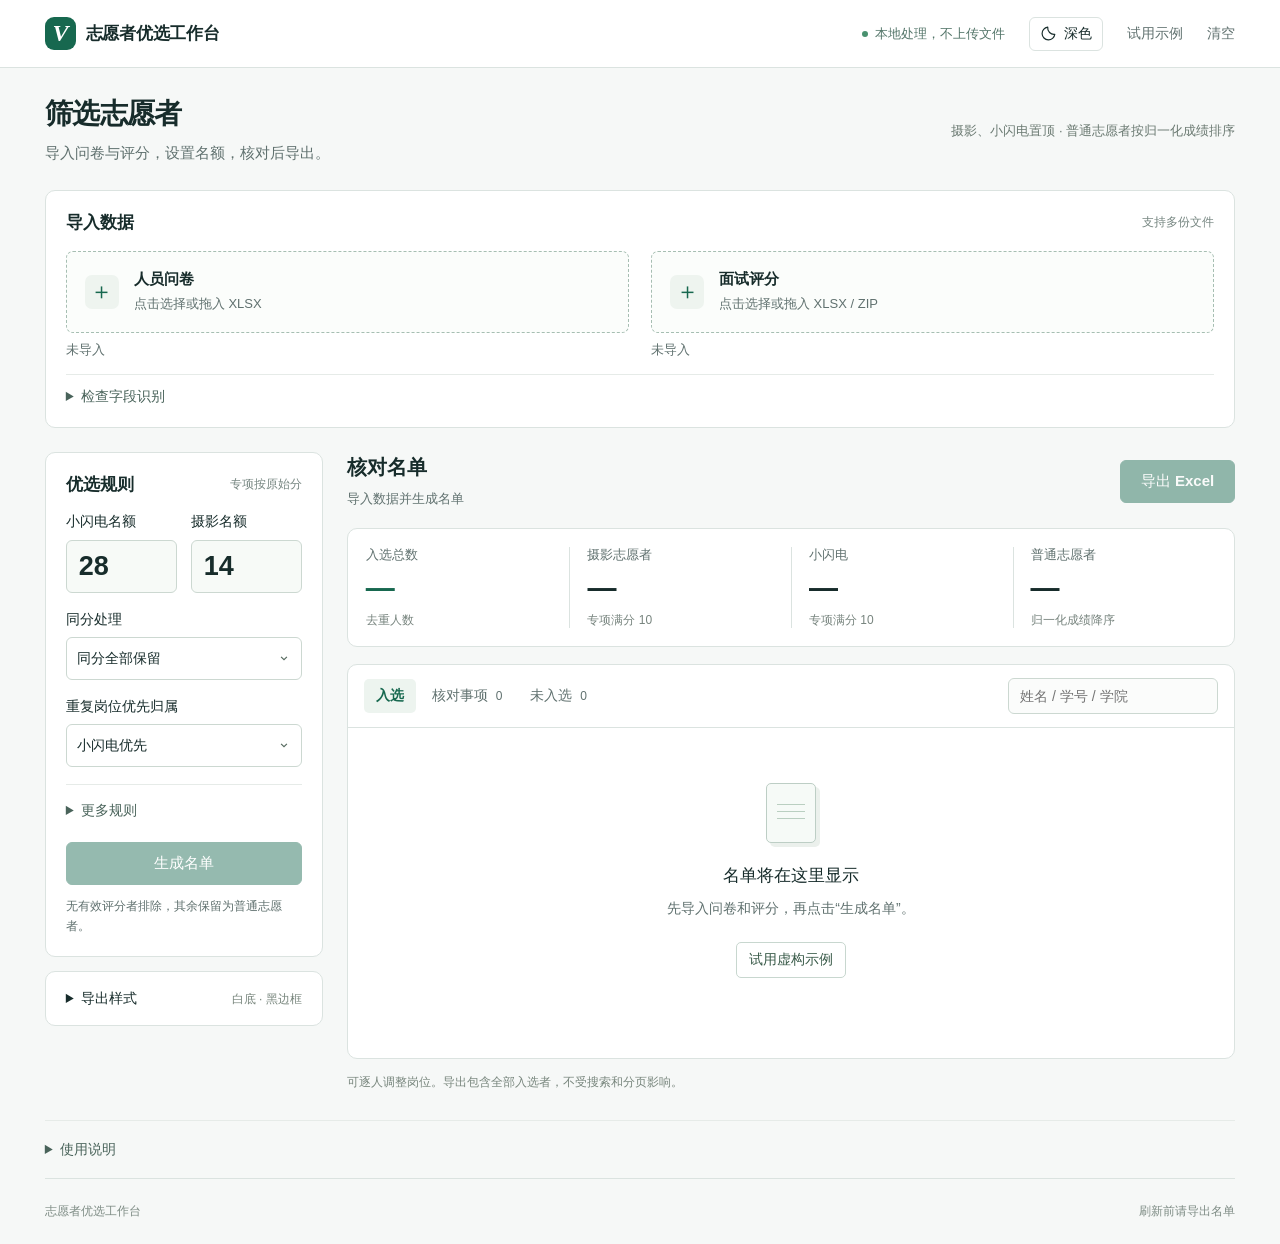
<file: index.html>
<!doctype html>
<html lang="zh-CN">
<head><meta charset="UTF-8"><meta name="viewport" content="width=device-width,initial-scale=1"><title>志愿者优选工作台</title><meta name="description" content="导入问卷和评分，设置名额，核对并导出志愿者名单。"><script src="theme.js"></script><link rel="stylesheet" href="style.css"></head>
<body>
<header class="topbar"><a href="#" class="brand"><span class="brand-icon">V</span>志愿者优选工作台</a><div class="top-actions"><span class="local-badge"><span></span>本地处理，不上传文件</span><button id="theme-toggle" class="theme-toggle" type="button" aria-label="切换为深色模式" aria-pressed="false"><svg class="theme-moon" viewBox="0 0 24 24" aria-hidden="true"><path d="M20.9 13.1A9 9 0 0 1 10.9 3.1 9 9 0 1 0 20.9 13.1Z"/></svg><svg class="theme-sun" viewBox="0 0 24 24" aria-hidden="true"><circle cx="12" cy="12" r="4"/><path d="M12 2v2m0 16v2M2 12h2m16 0h2M4.9 4.9l1.4 1.4m11.4 11.4 1.4 1.4M4.9 19.1l1.4-1.4M17.7 6.3l1.4-1.4"/></svg><span>深色</span></button><button id="demo" class="text-button">试用示例</button><button id="reset" class="text-button">清空</button></div></header>
<main>
<section class="intro"><div><h1>筛选志愿者</h1><p>导入问卷与评分，设置名额，核对后导出。</p></div><span class="intro-label">摄影、小闪电置顶 · 普通志愿者按归一化成绩排序</span></section>
<section class="card intake" aria-labelledby="import-title">
  <div class="section-title"><h2 id="import-title">导入数据</h2><span class="mini-label">支持多份文件</span></div>
  <div class="import-grid">
    <div><label class="dropzone" id="info-drop" for="info-files"><span class="upload-icon" aria-hidden="true">＋</span><span class="upload-copy"><strong>人员问卷</strong><span>点击选择或拖入 XLSX</span></span><input id="info-files" type="file" accept=".xlsx" multiple></label><div id="info-status" class="file-status">未导入</div></div>
    <div><label class="dropzone" id="score-drop" for="score-files"><span class="upload-icon" aria-hidden="true">＋</span><span class="upload-copy"><strong>面试评分</strong><span>点击选择或拖入 XLSX / ZIP</span></span><input id="score-files" type="file" accept=".xlsx,.zip" multiple></label><div id="score-status" class="file-status">未导入</div></div>
  </div>
  <details id="mapping-details"><summary>检查字段识别</summary><p class="small muted">自动识别姓名、学号和得分；列名不同可手动选择。</p><div id="mapping-panel"></div></details>
</section>
<div class="workspace">
<aside class="setup">
  <section class="card rules" aria-labelledby="rules-title">
    <div class="section-title"><h2 id="rules-title">优选规则</h2><span class="mini-label">专项按原始分</span></div>
    <div class="quota-grid"><label>小闪电名额<input id="lightning-quota" type="number" min="0" max="10000" step="1" value="28"></label><label>摄影名额<input id="photo-quota" type="number" min="0" max="10000" step="1" value="14"></label></div>
    <label class="control-label" for="ties">同分处理</label><select id="ties"><option value="all">同分全部保留</option><option value="strict">严格按名额选取</option></select>
    <label class="control-label" for="priority">重复岗位优先归属</label><select id="priority"><option value="lightning">小闪电优先</option><option value="photo">摄影优先</option></select>
    <details class="advanced"><summary>更多规则</summary>
      <label class="control-label" for="scope">专项候选范围</label><select id="scope"><option value="all">所有有专项评分的人</option><option value="registered">仅问卷勾选该专项的人</option></select>
      <label class="control-label" for="duplicate">多条评分取值</label><select id="duplicate"><option value="average">平均分</option><option value="highest">各项最高分</option><option value="last">各项最后导入的有效分数</option></select>
      <label class="checkbox-row"><input id="include-missing" type="checkbox">纳入有评分、无问卷的人</label>
      <p class="small muted">严格名额：同分时先看普通面试归一化成绩，再看原名单顺序。优先岗位选完后，再分配另一岗位。</p>
    </details>
    <button id="generate" class="primary wide" disabled>生成名单</button><p class="small muted bottom-note">无有效评分者排除，其余保留为普通志愿者。</p>
  </section>
  <details class="card export-settings" id="export-details"><summary>导出样式<span>白底 · 黑边框</span></summary>
    <label class="control-label" for="export-fields">信息范围</label><select id="export-fields"><option value="full">完整问卷、分数与岗位</option><option value="simple">联系信息、分数与岗位</option></select>
    <div class="two-fields"><label>字号（pt）<input id="font-size" type="number" value="11" min="9" max="16"></label><label>最小行高（pt）<input id="row-height" type="number" value="28" min="20" max="60"></label></div>
    <label class="control-label" for="max-width">最大列宽（字符）</label><input id="max-width" type="number" min="24" max="70" value="44"><p class="small muted">自动换行、调整行高，冻结表头与前两列。</p>
  </details>
</aside>
<section class="results" aria-labelledby="results-title">
  <div id="notice" class="notice" role="status" aria-live="polite" hidden></div>
  <div class="result-heading"><div><h2 id="results-title">核对名单</h2><p id="result-caption">导入数据并生成名单</p></div><button id="export" class="primary" disabled>导出 Excel</button></div>
  <div class="stats"><div><span>入选总数</span><strong id="count-total">—</strong><small>去重人数</small></div><div><span>摄影志愿者</span><strong id="count-photo">—</strong><small id="cut-photo">专项满分 10</small></div><div><span>小闪电</span><strong id="count-lightning">—</strong><small id="cut-lightning">专项满分 10</small></div><div><span>普通志愿者</span><strong id="count-ordinary">—</strong><small>归一化成绩降序</small></div></div>
  <div id="selection-notes" class="selection-notes" hidden></div>
  <div class="preview card">
    <div class="preview-toolbar"><div class="tabs" role="group" aria-label="名单筛选"><button data-tab="selected" class="active">入选</button><button data-tab="review">核对事项 <span id="review-count">0</span></button><button data-tab="excluded">未入选 <span id="excluded-count">0</span></button></div><input type="search" id="search" placeholder="姓名 / 学号 / 学院" aria-label="搜索名单"></div>
    <div id="empty" class="empty"><div class="empty-sheet" aria-hidden="true"><i></i><i></i><i></i></div><h3>名单将在这里显示</h3><p>先导入问卷和评分，再点击“生成名单”。</p><button id="empty-demo" class="secondary">试用虚构示例</button></div>
    <div id="table-wrap" class="table-wrap" hidden><table id="roster"><thead><tr><th>姓名 / 学号</th><th>学院 / 单位</th><th>普通面试<small>归一化成绩</small></th><th>闪电<small>10分</small></th><th>摄影<small>10分</small></th><th>岗位</th><th>核对与调整</th></tr></thead><tbody id="roster-body"></tbody></table></div>
    <div id="pagination" class="pagination" hidden><span id="page-info"></span><div><button id="prev-page" class="secondary">上一页</button><button id="next-page" class="secondary">下一页</button></div></div>
  </div>
  <p class="preview-note">可逐人调整岗位。导出包含全部入选者，不受搜索和分页影响。</p>
</section>
</div>
<details class="help"><summary>使用说明</summary><div class="help-grid"><div><h3>文件格式</h3><p>支持 XLSX 和包含 XLSX 的 ZIP。旧版 XLS、加密文件请先另存为未加密 XLSX。普通面试使用归一化成绩，专项使用10分原始得分。</p></div><div><h3>评分核对</h3><p>姓名相同、学号不同需手动确认。完整分项与总分冲突时采用分项之和，并显示提示。归一化成绩直接读取评分表，不重新计算；缺失时标注并排后。未缓存的公式不直接执行。</p></div><div><h3>本地处理</h3><p>文件不上传、不保存到云端。刷新或关闭页面会清空数据和调整，请及时导出；离线版无需联网。</p></div></div></details>
<footer>志愿者优选工作台<span>刷新前请导出名单</span></footer>
</main>
<div id="busy" class="busy" hidden><div class="busy-card"><div class="spinner"></div><strong id="busy-text">正在读取文件</strong><span>文件仅在本机处理</span></div></div>
<script src="jszip.min.js"></script><script src="core.js"></script><script src="excel.js"></script><script src="app.js"></script>
</body></html>
</file>
<file: style.css>
:root{--ink:#172c2b;--muted:#60716f;--line:#dbe3e0;--green:#17684f;--green-dark:#0d4e3a;--wash:#f3f7f5;--white:#fff;--amber:#8c5519;--shadow:0 3px 18px #18362c05;font-family:Inter,-apple-system,BlinkMacSystemFont,"PingFang SC","Microsoft YaHei",sans-serif;font-size:16px;color:var(--ink);background:#f6f8f7}*{box-sizing:border-box}body{margin:0}button,input,select{font:inherit}button,a,input,select,summary{-webkit-tap-highlight-color:transparent}button{cursor:pointer}button:disabled{cursor:not-allowed;opacity:.45}button:focus-visible,input:focus-visible,select:focus-visible,summary:focus-visible,a:focus-visible{outline:3px solid #88b8a6;outline-offset:3px}a{color:inherit;text-decoration:none}.topbar{height:80px;background:#fff;border-bottom:1px solid var(--line);display:flex;align-items:center;justify-content:space-between;padding:0 4vw}.brand{display:flex;align-items:center;gap:12px;font-weight:700;font-size:18px;letter-spacing:-.3px}.brand-icon{display:grid;place-items:center;width:34px;height:36px;background:var(--green);color:white;border-radius:9px;font-family:Georgia,serif;font-size:25px;font-style:italic}.top-actions{display:flex;align-items:center;gap:22px}.local-badge{display:flex;align-items:center;gap:7px;color:#54766a;font-size:14px}.local-badge span{height:6px;width:6px;border-radius:50%;background:#49916f}.text-button{border:0;background:transparent;color:var(--muted);padding:8px 0;font-size:14px}.text-button:hover{color:var(--green)}main{max-width:1660px;margin:auto;padding:40px 4vw 0}.intro{display:flex;justify-content:space-between;gap:24px;align-items:center;padding-bottom:36px}.eyebrow{color:var(--green);font-size:14px;font-weight:650;letter-spacing:2px;margin-bottom:14px}h1{font-size:clamp(27px,3vw,39px);font-weight:650;letter-spacing:-1.3px;line-height:1.3;margin:0 0 15px}p{line-height:1.7;margin:0}.intro p{color:var(--muted);font-size:16px}.intro-note{display:flex;gap:15px;align-items:center;background:#edf3ef;border:1px solid #dce8e0;padding:21px 23px;border-radius:12px;white-space:nowrap}.intro-note strong{display:block;font-size:15px;margin-bottom:7px}.intro-note span:not(.line-icon){color:var(--muted);font-size:13px}.line-icon{font-size:39px;color:var(--green);line-height:1}.workspace{display:grid;grid-template-columns:320px minmax(0,1fr);gap:28px;align-items:start}.setup{display:grid;gap:18px}.card{background:#fff;border:1px solid var(--line);border-radius:12px;box-shadow:var(--shadow);padding:22px}.section-title{display:flex;justify-content:space-between;align-items:center;gap:10px;margin-bottom:20px}h2{font-size:18px;font-weight:650;margin:0}.mini-label{font-size:12px;color:#768681}.dropzone{display:flex;align-items:center;justify-content:center;flex-direction:column;gap:9px;border:1px dashed #a6beb2;border-radius:8px;padding:21px 8px;background:#fbfdfb;cursor:pointer;transition:.15s}.dropzone:hover,.dropzone.dragover{border-color:var(--green);background:#edf6f0}.dropzone strong{font-size:15px}.dropzone>span:not(.upload-icon){font-size:12px;color:var(--muted);text-align:center}.upload-icon{color:var(--green);font-size:23px;line-height:25px}.dropzone input{position:absolute;width:1px;height:1px;overflow:hidden;opacity:0}.dropzone:focus-within{outline:3px solid #88b8a6;outline-offset:2px}.file-status{color:var(--muted);font-size:13px;line-height:1.6;margin:10px 0 18px;overflow-wrap:anywhere}.file-status.loaded{color:var(--green)}details{border-top:1px solid #e6ebe8;padding-top:15px;margin-top:17px}summary{font-size:14px;cursor:pointer;color:#49635a;line-height:1.5}details p{margin:12px 0}.quota-grid{display:grid;grid-template-columns:1fr 1fr;gap:15px}.quota-grid label{font-size:14px;font-weight:600}.quota-grid input{font-size:30px;font-weight:600;height:60px;padding:8px 13px;margin-top:10px;background:var(--wash)}.quota-grid label span{display:block;font-size:12px;color:var(--muted);font-weight:400;margin-top:7px}input,select{border:1px solid #ccd8d1;border-radius:6px;color:var(--ink);background:white;min-width:0}input[type=number]{width:100%;padding:10px}select{width:100%;padding:11px 30px 11px 10px;font-size:14px;line-height:1.5;appearance:none;background-image:url("data:image/svg+xml,%3Csvg xmlns='http://www.w3.org/2000/svg' width='14' height='14' viewBox='0 0 24 24' fill='none' stroke='%23576b60' stroke-width='2'%3E%3Cpath d='m7 10 5 5 5-5'/%3E%3C/svg%3E");background-repeat:no-repeat;background-position:right 10px center}.control-label{display:block;font-size:14px;margin:19px 0 8px}.checkbox-row{display:flex;align-items:flex-start;gap:8px;font-size:14px;line-height:1.6;margin-top:17px}.checkbox-row input{margin-top:4px;accent-color:var(--green);width:16px;height:16px;flex-shrink:0}.primary{display:inline-flex;align-items:center;justify-content:center;border:1px solid var(--green);background:var(--green);color:#fff;border-radius:7px;padding:12px 22px;font-size:15px;font-weight:600;white-space:nowrap;transition:background .15s}.primary:hover:not(:disabled){background:var(--green-dark)}.wide{width:100%;margin-top:24px}.small{font-size:13px}.muted{color:var(--muted)}.bottom-note{margin-top:10px;text-align:center;font-size:12px}.two-fields{display:grid;grid-template-columns:1fr 1fr;gap:14px;margin-top:17px}.two-fields label{font-size:13px}.two-fields input{margin-top:8px}.export-settings .small{margin-top:16px}.results{min-width:0}.result-heading{display:flex;align-items:center;justify-content:space-between;gap:20px;padding:4px 0 23px}.result-heading h2{font-size:22px;margin-bottom:9px}.result-heading p{color:var(--muted);font-size:14px}.stats{display:grid;grid-template-columns:repeat(4,1fr);border:1px solid var(--line);border-radius:12px;background:#fff;box-shadow:var(--shadow);margin-bottom:22px;overflow:hidden}.stats>div{padding:22px 20px;position:relative}.stats>div+div:before{content:"";position:absolute;left:0;top:24px;bottom:24px;border-left:1px solid var(--line)}.stats span{display:block;color:var(--muted);font-size:14px;white-space:nowrap}.stats strong{display:block;font-size:36px;font-weight:600;letter-spacing:-1px;margin:15px 0 10px;font-variant-numeric:tabular-nums}.stats>div:first-child strong{color:var(--green)}.stats small{font-size:12px;color:#77847e}.preview{padding:0;overflow:hidden}.preview-toolbar{display:flex;justify-content:space-between;align-items:center;gap:12px;padding:18px 20px;border-bottom:1px solid var(--line);flex-wrap:wrap}.tabs{display:flex;gap:3px}.tabs button{background:transparent;border:0;padding:9px 12px;font-size:14px;color:var(--muted);border-radius:6px;white-space:nowrap}.tabs button.active{background:#edf4ef;color:var(--green);font-weight:600}.tabs span{font-size:12px;margin-left:4px}.preview-toolbar input{font-size:14px;width:235px;padding:10px 12px;background:#fbfcfb}.empty{text-align:center;padding:92px 20px 105px;min-height:440px}.empty h3{font-size:20px;font-weight:600;margin:22px 0 12px}.empty p{color:var(--muted);font-size:14px;line-height:1.9}.empty-sheet{width:68px;height:80px;border:1px solid #bdcec5;border-radius:6px;margin:auto;padding:18px 13px;transform:rotate(-5deg);background:#f6faf7;box-shadow:5px 6px 0 #eaf0eb}.empty-sheet i{height:1px;display:block;background:#bacfc1;margin:7px 0}.secondary{background:white;border:1px solid #c8d7cf;border-radius:6px;padding:9px 13px;color:#385a48;font-size:14px}.secondary:hover:not(:disabled){background:#f3f7f4}.empty .secondary{margin-top:25px}.workflow-note{display:flex;gap:20px;padding:23px 6px;line-height:1.7;font-size:13px;color:var(--muted)}.workflow-note strong{color:#486156;white-space:nowrap;font-weight:500}.help{padding:18px 0;margin-top:2px}.help p{font-size:14px;color:var(--muted)}footer{display:flex;justify-content:space-between;gap:15px;font-size:12px;color:#7e8c85;padding:35px 0 28px;margin-top:28px;border-top:1px solid var(--line)}.notice{padding:13px 16px;margin-bottom:18px;border:1px solid #c5dbc9;background:#f2f8f2;border-radius:8px;line-height:1.7;font-size:14px;white-space:pre-line;overflow-wrap:anywhere}.notice.error{background:#fff4f0;border-color:#efcbbf;color:#9e3e2b}.selection-notes{padding:13px 17px;margin:-4px 0 19px;border-left:3px solid #b98b49;background:#fcf8ef;border-radius:0 6px 6px 0;font-size:14px;line-height:1.8;color:#7a592a}.table-wrap{max-height:680px;overflow:auto}#roster{border-collapse:separate;border-spacing:0;width:100%;min-width:900px;background:white;font-size:14px}#roster th{position:sticky;top:0;z-index:1;background:#fff;text-align:left;font-weight:500;color:#33483e;padding:14px 13px;border-bottom:1px solid #000;border-right:1px solid #000;white-space:nowrap}#roster th:last-child{border-right:0}#roster th small{font-weight:400;display:block;color:var(--muted);font-size:12px;margin-top:4px}#roster td{border-bottom:1px solid #000;border-right:1px solid #000;vertical-align:top;padding:13px;line-height:1.65;background:white}#roster td:last-child{border-right:0}#roster tbody tr:last-child td{border-bottom:0}#roster td.num{text-align:right;font-variant-numeric:tabular-nums;min-width:62px}#roster td:first-child{min-width:156px}#roster td:nth-child(2){min-width:120px;max-width:190px;overflow-wrap:anywhere}#roster td:last-child{min-width:220px;max-width:310px}.person-name{font-weight:600}.person-id{display:block;font-size:12px;color:var(--muted);font-variant-numeric:tabular-nums;white-space:nowrap}.role-chip{display:inline-block;font-size:12px;padding:2px 8px;border-radius:4px;background:#edf4ef;color:#32664c;white-space:nowrap}.role-chip.photo{background:#eff1fc;color:#59649a}.role-chip.ordinary{background:#f1f3f2;color:#5e6e65}.role-chip.excluded{background:#f9f1e7;color:#8d6334}.edit-role{min-width:135px;margin-top:8px;font-size:12px;padding:7px 26px 7px 7px}.row-note{font-size:12px;color:#82632f;line-height:1.7;overflow-wrap:anywhere}.row-note.neutral{color:#627367}.accept-match{font-size:12px;margin-top:8px}.pagination{padding:16px 20px;display:flex;align-items:center;justify-content:space-between;gap:16px;border-top:1px solid var(--line);font-size:13px;color:var(--muted)}.pagination>div{display:flex;gap:10px}.sheet-mapping{margin:12px 0;border:1px solid var(--line);border-radius:6px;padding:12px}.sheet-mapping .sheet-label{display:flex;gap:8px;align-items:flex-start;font-size:12px;overflow-wrap:anywhere}.sheet-mapping .sheet-label input{accent-color:var(--green)}.sheet-mapping label:not(.sheet-label){display:block;font-size:12px;margin-top:10px;color:var(--muted)}.sheet-mapping select{margin-top:5px;font-size:12px;padding:8px 24px 8px 8px}.busy{position:fixed;inset:0;z-index:10;background:#18352b38;backdrop-filter:blur(3px);display:grid;place-items:center}.busy-card{background:#fff;border-radius:14px;padding:35px 45px;display:flex;align-items:center;flex-direction:column;gap:17px;box-shadow:0 10px 80px #102e2730}.busy-card strong{font-size:17px}.busy-card span{font-size:13px;color:var(--muted)}.spinner{width:30px;height:30px;border:3px solid #dce7e0;border-top-color:var(--green);border-radius:50%;animation:spin .7s linear infinite}@keyframes spin{to{transform:rotate(360deg)}}[hidden]{display:none!important}@media(min-width:1500px){.workspace{grid-template-columns:340px minmax(0,1fr)}}@media(max-width:1150px){main{padding:28px 24px 0}.workspace{grid-template-columns:290px minmax(0,1fr);gap:20px}.stats>div{padding:20px 13px}.stats strong{font-size:31px}.intro-note{display:none}.workflow-note{flex-direction:column;gap:8px}.topbar{padding:0 24px}}@media(max-width:850px){.workspace{grid-template-columns:1fr}.setup{grid-template-columns:1fr 1fr;align-items:start}.setup .export-settings{grid-column:1/-1}.export-settings{display:none}.topbar{height:68px}.top-actions{gap:15px}.local-badge{display:none}.intro{padding-bottom:28px}.result-heading{margin-top:10px}.results{margin-bottom:15px}}@media(max-width:560px){main{padding:25px 16px 0}.topbar{padding:0 16px}.brand{font-size:16px;gap:9px}.brand-icon{width:29px;height:31px;font-size:22px}.top-actions{gap:12px}.text-button{font-size:12px}.intro h1{font-size:27px;letter-spacing:-.8px}.intro p{font-size:14px}.desktop-break{display:none}.setup{grid-template-columns:1fr}.card{padding:20px}.preview{padding:0}.stats{grid-template-columns:1fr 1fr}.stats>div:nth-child(3),.stats>div:nth-child(4){border-top:1px solid var(--line)}.stats>div:nth-child(3):before{display:none}.stats>div{padding:18px}.stats strong{margin:10px 0 8px}.result-heading{align-items:flex-start}.result-heading h2{font-size:20px}.result-heading p{font-size:12px}.primary{padding:11px 16px}.preview-toolbar{padding:14px}.preview-toolbar input{width:100%}.tabs{width:100%;justify-content:space-between}.tabs button{padding:8px;font-size:13px}.empty{padding:65px 20px;min-height:360px}footer{display:block;line-height:1.9}footer span{display:block}.pagination{padding:14px;gap:8px}.pagination .secondary{padding:8px;font-size:12px}.help summary{font-size:13px}}

/* Compact workflow layout: import first, rules beside the roster. */
.topbar{height:68px;padding:0 3.5vw}.brand{font-size:17px;gap:10px}.brand-icon{width:31px;height:33px;font-size:24px}.top-actions{gap:24px}.local-badge{font-size:13px}main{max-width:1600px;padding:28px 3.5vw 0}.intro{padding-bottom:0;margin-bottom:24px;gap:25px}.intro h1{font-size:28px;letter-spacing:-.6px;margin:0 0 8px;font-weight:650}.intro p{font-size:15px}.intro-label{font-size:13px;color:#6b7a72}.card{padding:20px;border-radius:10px;box-shadow:none}h2{font-size:17px}.section-title{margin-bottom:17px}.intake{margin-bottom:24px}.import-grid{display:grid;grid-template-columns:1fr 1fr;gap:22px}.dropzone{flex-direction:row;justify-content:flex-start;gap:15px;min-height:82px;padding:14px 18px;border-radius:7px}.upload-icon{display:grid;place-items:center;flex-shrink:0;width:34px;height:34px;border-radius:7px;background:#eef4ef;line-height:1;font-size:23px}.dropzone>.upload-copy{display:flex;flex-direction:column;gap:6px;text-align:left}.upload-copy strong{font-size:15px;font-weight:600;color:var(--ink)}.upload-copy>span{font-size:13px;color:var(--muted)}.file-status{margin:7px 0 0;line-height:1.6}#mapping-details{margin-top:13px;padding-top:11px}#mapping-panel{display:grid;grid-template-columns:repeat(3,minmax(0,1fr));gap:12px;max-height:480px;overflow:auto}.sheet-mapping{margin:0;min-width:0}.sheet-mapping .sheet-label,.sheet-mapping label:not(.sheet-label),.sheet-mapping select{font-size:13px}
.workspace{grid-template-columns:278px minmax(0,1fr);gap:24px}.setup{gap:14px}.quota-grid{gap:14px}.quota-grid label{font-weight:500}.quota-grid input{font-size:27px;height:53px;padding:8px 12px;margin-top:9px;background:#f7faf7}.control-label{margin:18px 0 8px}select{padding:10px 30px 10px 10px}.primary{padding:11px 20px;border-radius:6px;font-weight:550}.wide{margin-top:21px}.bottom-note{font-size:12px;line-height:1.7;text-align:left;margin-top:11px}.export-settings{display:block;margin-top:0;padding:16px 20px}.export-settings summary{color:var(--ink);font-weight:500}.export-settings summary>span{float:right;color:#78867d;font-size:12px;font-weight:400;margin-top:2px}.export-settings p{margin-bottom:0}.two-fields{gap:12px}
.result-heading{padding:0;margin:2px 0 18px}.result-heading h2{font-size:20px;margin-bottom:7px}.result-heading p{font-size:13px}.stats{margin-bottom:17px;border-radius:10px;box-shadow:none}.stats>div{padding:17px 18px}.stats>div+div:before{top:18px;bottom:18px}.stats span{font-size:13px}.stats strong{font-size:29px;letter-spacing:-.8px;margin:8px 0 5px}.notice{margin-bottom:15px;padding:11px 14px;border-radius:7px;line-height:1.6}.selection-notes{margin:0 0 17px;padding:10px 14px;font-size:13px;line-height:1.8}.preview{padding:0}.preview-toolbar{padding:13px 16px}.tabs{gap:4px}.tabs button{padding:8px 12px;border-radius:5px}.preview-toolbar input{width:210px;padding:9px 11px}.empty{padding:55px 16px;min-height:330px}.empty-sheet{width:50px;height:60px;padding:14px 10px;transform:none;border-radius:5px;box-shadow:4px 4px 0 #ebf0ec}.empty-sheet i{margin:6px 0}.empty h3{font-size:17px;font-weight:550;margin:21px 0 10px}.empty p{font-size:14px;line-height:1.7}.empty .secondary{margin-top:21px}.secondary{padding:8px 12px;border-radius:5px}.table-wrap{max-height:640px}#roster{min-width:865px}#roster th{padding:11px 12px;font-weight:550}#roster td{padding:11px 12px;line-height:1.6}#roster td.num{min-width:57px}#roster td:first-child{min-width:145px}#roster td:nth-child(2){min-width:105px;max-width:180px}#roster td:last-child{min-width:210px;max-width:300px}.person-name{font-weight:550}.edit-role{min-width:125px;margin-top:7px;font-size:13px;padding:6px 25px 6px 7px}.row-note{font-size:13px}.accept-match{font-size:13px}.pagination{padding:13px 16px;gap:12px}.pagination>div{gap:8px}.preview-note{font-size:12px;line-height:1.7;color:#78867d;margin-top:13px}.help{margin-top:28px;padding:18px 0 0}.help-grid{display:grid;grid-template-columns:repeat(3,minmax(0,1fr));gap:30px;margin-top:16px}.help h3{font-size:14px;font-weight:550;margin:0}.help p{font-size:13px;color:var(--muted);margin:7px 0 0}footer{padding:24px 0;margin-top:18px}
@media(min-width:1500px){.workspace{grid-template-columns:290px minmax(0,1fr)}}
@media(max-width:1150px){main{padding:25px 24px 0}.topbar{padding:0 24px}.workspace{grid-template-columns:260px minmax(0,1fr);gap:20px}.intro-label{display:none}.stats>div{padding:15px 12px}.stats strong{font-size:27px}#mapping-panel{grid-template-columns:repeat(2,minmax(0,1fr))}}
@media(max-width:850px){.workspace,.setup{grid-template-columns:1fr}.rules{display:grid;grid-template-columns:1fr 1fr;column-gap:20px}.rules>.section-title,.rules>.quota-grid,.rules>.advanced,.rules>.wide,.rules>.bottom-note{grid-column:1/-1}.rules>.control-label{grid-column:1;margin:13px 0;align-self:center}.rules>select{grid-column:2;margin-top:8px}.rules .quota-grid{margin-bottom:8px}.export-settings{display:block}.local-badge{display:none}.result-heading{margin-top:4px}.help-grid{gap:20px}}
@media(max-width:560px){main{padding:22px 16px 0}.topbar{height:62px;padding:0 16px}.brand{font-size:15px;gap:8px}.brand-icon{width:27px;height:29px;font-size:21px}.top-actions{gap:14px}.text-button{font-size:13px}.intro{margin-bottom:20px;padding-bottom:0}.intro h1{font-size:25px}.intro p{font-size:14px}.card{padding:17px}.intake{margin-bottom:18px}.import-grid{grid-template-columns:1fr;gap:15px}.dropzone{padding:12px 14px;min-height:76px}.workspace{gap:22px}.quota-grid input{font-size:25px}.rules{column-gap:14px}.rules>.control-label,.rules>select{font-size:13px}.preview{padding:0}.result-heading h2{font-size:19px}.result-heading p{font-size:12px}.primary{padding:10px 15px}.stats>div{padding:14px 17px}.stats strong{font-size:27px}.preview-toolbar{padding:12px}.preview-toolbar input{width:100%}.tabs button{padding:8px 12px}.empty{min-height:295px;padding:42px 16px}.empty p{font-size:13px}.pagination{padding:12px;gap:7px}.pagination .secondary{padding:7px;font-size:12px}#mapping-panel{grid-template-columns:1fr}.help-grid{grid-template-columns:1fr;gap:20px}footer{display:flex;font-size:12px}.selection-notes{font-size:13px}}

.selection-notes{white-space:pre-line}

.dropzone>span.upload-copy{text-align:left;align-items:flex-start}

/* Theme colors apply only to the page; workbook styling is independent. */
:root{color-scheme:light}
.theme-toggle{display:inline-flex;align-items:center;justify-content:center;gap:7px;border:1px solid var(--line);border-radius:6px;background:transparent;color:var(--ink);font-size:14px;padding:7px 10px;white-space:nowrap}
.theme-toggle:hover{background:var(--wash)}
.theme-toggle svg{width:17px;height:17px;fill:none;stroke:currentColor;stroke-width:1.7;stroke-linecap:round;stroke-linejoin:round}
:root[data-theme="dark"]{color-scheme:dark;--ink:#e5efea;--muted:#a9beb4;--line:#3a4d44;--green:#7bd3ac;--green-dark:#96e2bc;--wash:#25392f;--white:#1b2923;--amber:#e3bb77;--shadow:none;background:#111c17}
[data-theme="dark"] .topbar,[data-theme="dark"] .card,[data-theme="dark"] .stats,[data-theme="dark"] .busy-card{background:#1b2923}
[data-theme="dark"] .brand-icon,[data-theme="dark"] .primary{color:#10271c;background:var(--green)}
[data-theme="dark"] .primary:hover:not(:disabled){background:var(--green-dark)}
[data-theme="dark"] .dropzone{background:#17271f;border-color:#5c7c69}
[data-theme="dark"] .dropzone:hover,[data-theme="dark"] .dropzone.dragover{background:#263e31;border-color:var(--green)}
[data-theme="dark"] .upload-icon,[data-theme="dark"] .tabs button.active{background:#293f32}
[data-theme="dark"] input,[data-theme="dark"] select,[data-theme="dark"] .quota-grid input,[data-theme="dark"] .preview-toolbar input{background-color:#14231b;border-color:#516959;color:var(--ink)}
[data-theme="dark"] input::placeholder{color:#a0b4a8;opacity:1}
[data-theme="dark"] select{background-image:url("data:image/svg+xml,%3Csvg xmlns='http://www.w3.org/2000/svg' width='14' height='14' viewBox='0 0 24 24' fill='none' stroke='%23abc4b5' stroke-width='2'%3E%3Cpath d='m7 10 5 5 5-5'/%3E%3C/svg%3E")}
[data-theme="dark"] details{border-top-color:var(--line)}
[data-theme="dark"] summary,[data-theme="dark"] .local-badge{color:#b2cdbd}
[data-theme="dark"] .mini-label,[data-theme="dark"] .intro-label,[data-theme="dark"] .stats small,[data-theme="dark"] .export-settings summary>span,[data-theme="dark"] .preview-note,[data-theme="dark"] footer{color:var(--muted)}
[data-theme="dark"] .secondary{background:#21382a;border-color:#587261;color:#d0e7d8}
[data-theme="dark"] .secondary:hover:not(:disabled){background:#304c3a}
[data-theme="dark"] .empty-sheet{background:#21352a;border-color:#6b8976;box-shadow:4px 4px 0 #2f4537}
[data-theme="dark"] .empty-sheet i{background:#6b8976}
[data-theme="dark"] .notice{background:#203b2b;border-color:#52765b;color:#d3eedc}
[data-theme="dark"] .notice.error{background:#3e2824;border-color:#a66e5e;color:#ffc8b7}
[data-theme="dark"] .selection-notes{background:#342d21;border-left-color:#d0a96b;color:#efd09b}
[data-theme="dark"] #roster,[data-theme="dark"] #roster td{background:#24372d}
[data-theme="dark"] #roster th{background:#30483a;color:#e5efea}
[data-theme="dark"] .role-chip{background:#30533f;color:#bdebcf}
[data-theme="dark"] .role-chip.photo{background:#363e60;color:#d2d9ff}
[data-theme="dark"] .role-chip.ordinary{background:#354a3e;color:#d0dfd6}
[data-theme="dark"] .role-chip.excluded{background:#54432c;color:#f1d1a4}
[data-theme="dark"] .row-note{color:#e3c48d}
[data-theme="dark"] .row-note.neutral{color:#adc8b8}
[data-theme="dark"] .busy{background:#02090699}
[data-theme="dark"] .spinner{border-color:#41584a;border-top-color:var(--green)}
[data-theme="dark"] :focus-visible{outline-color:#a6dfbd}
[data-theme="dark"] ::selection{background:#41674e;color:#fff}
.empty-result{padding:45px;text-align:center;color:var(--muted)}
@media(max-width:560px){.topbar{height:auto;min-height:62px;flex-wrap:wrap;gap:10px;padding-top:12px;padding-bottom:12px}.top-actions{width:100%;justify-content:flex-end;gap:18px}.theme-toggle{font-size:13px;padding:6px 9px}}

.theme-toggle .theme-sun{display:none}
[data-theme="dark"] .theme-toggle .theme-sun{display:block}
[data-theme="dark"] .theme-toggle .theme-moon{display:none}
</file>
